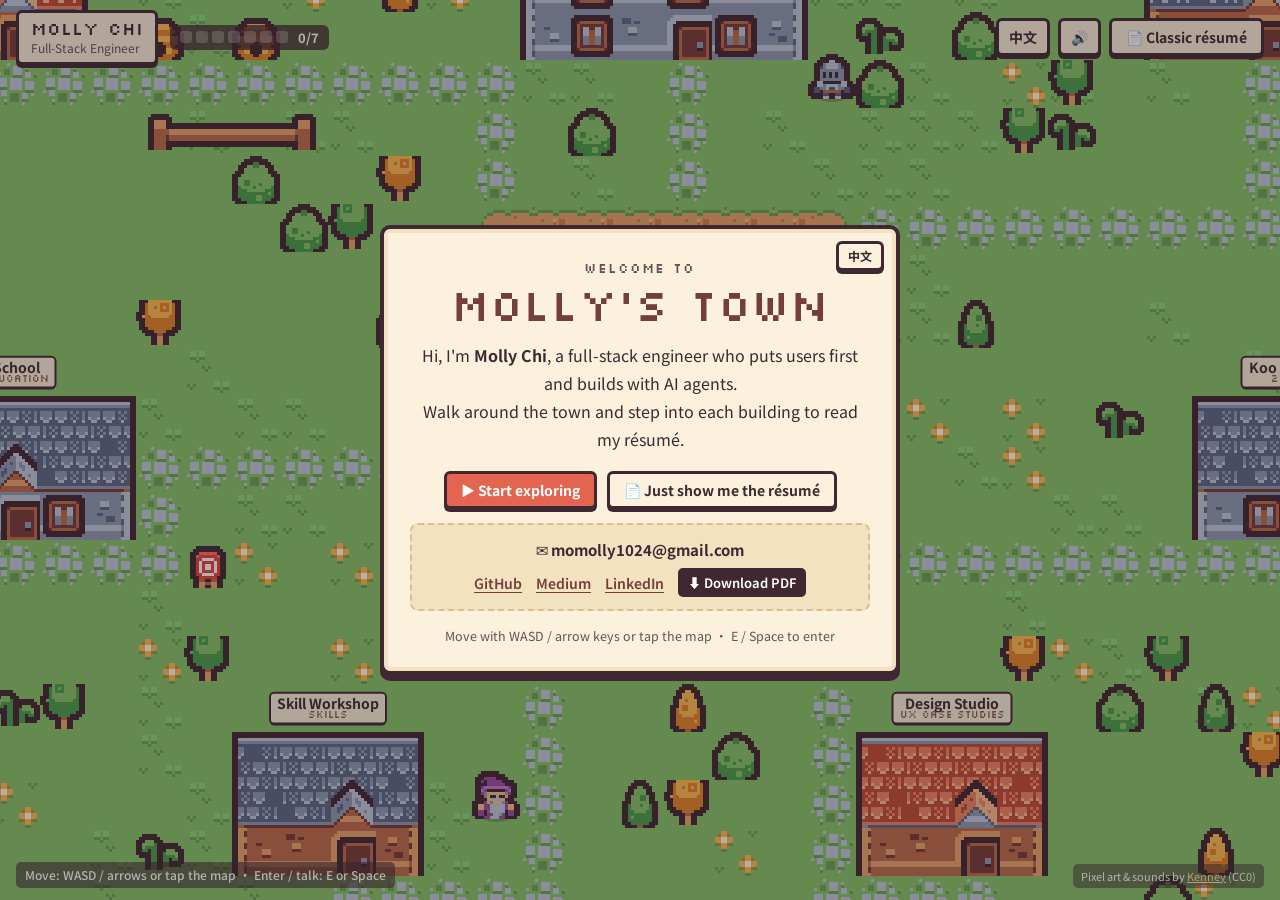
<file: index.html>
<!doctype html>
<html lang="zh-Hant">
<head>
  <meta charset="utf-8">
  <meta name="viewport" content="width=device-width, initial-scale=1, viewport-fit=cover">
  <title>Molly Chi · Full-Stack Engineer</title>
  <meta name="description" content="Molly Chi — UX-focused full-stack engineer (frontend-first) who builds faster with AI (Vue 3 / React / React Native). Explore my résumé as a pixel town, or download the one-page PDF.">
  <link rel="preconnect" href="https://fonts.googleapis.com">
  <link rel="preconnect" href="https://fonts.gstatic.com" crossorigin>
  <link href="https://fonts.googleapis.com/css2?family=Silkscreen:wght@400;700&family=Noto+Sans+TC:wght@400;500;700&display=swap" rel="stylesheet">
  <link rel="icon" href="data:image/svg+xml,<svg xmlns=%22http://www.w3.org/2000/svg%22 viewBox=%220 0 100 100%22><text y=%22.9em%22 font-size=%2290%22>🏡</text></svg>">
  <link rel="stylesheet" href="style.css?v=20261105a">
</head>
<body>
  <canvas id="game" aria-label="Pixel town map"></canvas>

  <header class="hud">
    <div class="hud-name"><strong>Molly Chi</strong><span data-t="hudTitle"></span></div>
    <div class="hud-progress" id="progress" aria-live="polite"></div>
    <div class="hud-actions">
      <button class="btn-icon" id="langBtn" data-t="langToggle"></button>
      <button class="btn-icon" id="muteBtn" aria-label="Sound">🔊</button>
      <a class="btn" id="classicBtn" data-t="classic" href="resume.html"></a>
    </div>
  </header>

  <div class="prompt" id="prompt" hidden></div>
  <div class="hint" id="hint" data-t="hint"></div>

  <div class="touch" id="touch" aria-hidden="true">
    <div class="dpad">
      <button data-dir="up">▲</button>
      <button data-dir="left">◀</button>
      <button data-dir="right">▶</button>
      <button data-dir="down">▼</button>
    </div>
    <button class="abtn" id="aBtn">A</button>
  </div>

  <div class="overlay" id="panelOverlay" hidden>
    <article class="panel" role="dialog" aria-modal="true" aria-labelledby="panelTitle">
      <button class="close" id="panelClose" aria-label="Close">✕</button>
      <div class="panel-body" id="panelBody"></div>
    </article>
  </div>

  <div class="overlay intro" id="intro">
    <div class="panel intro-card">
      <button class="btn-icon intro-lang" id="introLangBtn" data-t="langToggle"></button>
      <p class="eyebrow" data-t="eyebrow"></p>
      <h1>Molly's Town</h1>
      <p class="lead" data-t-html="introLead"></p>
      <div class="intro-actions">
        <button class="btn btn-primary" id="startBtn" data-t="start"></button>
        <a class="btn" id="introClassicBtn" data-t="justResume" href="resume.html"></a>
      </div>
      <div class="intro-contact" id="introContact"></div>
      <p class="small" data-t="introHelp"></p>
    </div>
  </div>

  <footer class="credit">Pixel art &amp; sounds by <a href="https://kenney.nl" target="_blank" rel="noopener">Kenney</a> (CC0)</footer>

  <noscript><p style="padding:2rem;font-family:sans-serif">This interactive résumé needs JavaScript. <a href="assets/Molly_Chi_Resume_EN.pdf">Download PDF (EN)</a> · <a href="assets/Molly_Chi_Resume_ZH.pdf">下載 PDF（中文）</a> · momolly1024@gmail.com</p></noscript>

  <script src="data.js?v=20261105a"></script>
  <script src="ux-cases.js?v=20261105a"></script>
  <script src="game.js?v=20261105a"></script>
</body>
</html>
</file>
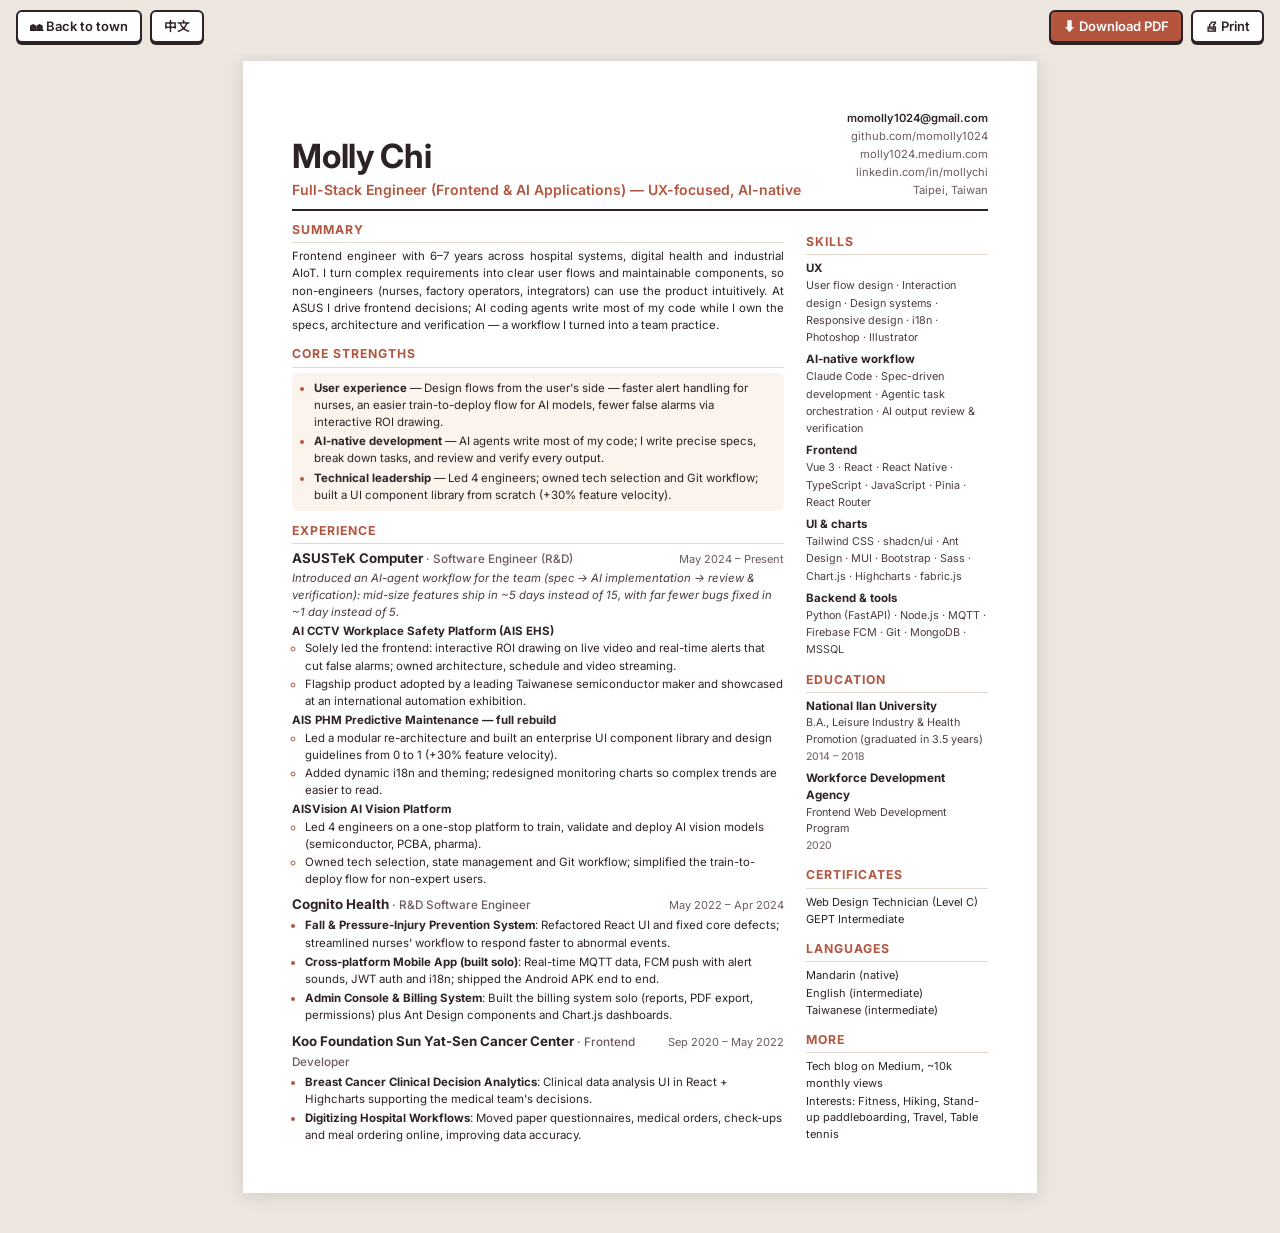
<file: resume.html>
<!doctype html>
<html lang="zh-Hant">
<head>
  <meta charset="utf-8">
  <meta name="viewport" content="width=device-width, initial-scale=1">
  <title>Molly Chi · Résumé</title>
  <link rel="icon" href="data:image/svg+xml,<svg xmlns=%22http://www.w3.org/2000/svg%22 viewBox=%220 0 100 100%22><text y=%22.9em%22 font-size=%2290%22>📄</text></svg>">
  <link rel="preconnect" href="https://fonts.googleapis.com">
  <link rel="preconnect" href="https://fonts.gstatic.com" crossorigin>
  <link href="https://fonts.googleapis.com/css2?family=Noto+Sans+TC:wght@400;500;700&family=Inter:wght@400;500;600;700&display=swap" rel="stylesheet">
  <style>
    :root {
      --ink: #2d2226; --soft: #6b5a60; --line: #e3d8cf; --accent: #b4553f; --tint: #fbf4ec;
      --font: "Inter", "Noto Sans TC", system-ui, -apple-system, "PingFang TC", sans-serif;
    }
    * { box-sizing: border-box; }
    html, body { margin: 0; }
    body { background: #ece6df; color: var(--ink); font-family: var(--font); -webkit-print-color-adjust: exact; print-color-adjust: exact; }
    a { color: inherit; text-decoration: none; }

    .toolbar {
      position: sticky; top: 0; z-index: 2;
      display: flex; flex-wrap: wrap; gap: 8px; align-items: center; justify-content: space-between;
      padding: 10px 16px; background: #ece6dfee; backdrop-filter: blur(4px);
    }
    .toolbar .group { display: flex; gap: 8px; flex-wrap: wrap; }
    .tb {
      font: 600 13px/1 var(--font); color: var(--ink); background: #fff;
      border: 2px solid var(--ink); border-radius: 6px; padding: 8px 12px; cursor: pointer;
      box-shadow: 0 2px 0 var(--ink); display: inline-flex; align-items: center; gap: 6px;
    }
    .tb.primary { background: var(--accent); color: #fff; }
    .tb:focus-visible { outline: 3px solid #4a90b8; outline-offset: 2px; }

    /* A4 sheet */
    .sheet {
      width: 210mm; min-height: 297mm; margin: 8px auto 40px; background: #fff;
      padding: 13mm 13mm 11mm; box-shadow: 0 2px 18px rgba(0,0,0,.12);
      font-size: 8.9pt; line-height: 1.5;
    }
    .sheet.en { font-size: 8.6pt; }
    header.top { display: flex; justify-content: space-between; align-items: flex-end; gap: 16px; padding-bottom: 9px; border-bottom: 2.5px solid var(--ink); }
    header.top h1 { font-size: 25pt; line-height: 1; margin: 0 0 5px; letter-spacing: -.01em; }
    header.top .headline { margin: 0; font-size: 10.5pt; font-weight: 600; color: var(--accent); }
    header.top .contact { text-align: right; font-size: 8.4pt; color: var(--soft); line-height: 1.6; }
    header.top .contact b { color: var(--ink); font-weight: 600; }

    .cols { display: grid; grid-template-columns: 1fr 48mm; gap: 6mm; margin-top: 10px; }
    h2 {
      font-size: 9.2pt; text-transform: uppercase; letter-spacing: .08em; color: var(--accent);
      margin: 11px 0 5px; padding-bottom: 3px; border-bottom: 1px solid var(--line);
    }
    .cols > div > h2:first-child { margin-top: 0; }
    p { margin: 0 0 4px; }
    .summary { text-align: justify; }

    .strengths { margin: 0; padding: 7px 10px 7px 22px; background: var(--tint); border-radius: 6px; }
    .strengths li { margin-bottom: 2px; }
    .strengths li:last-child { margin-bottom: 0; }
    .job { margin-bottom: 7px; }
    .job-head { display: flex; justify-content: space-between; align-items: baseline; gap: 8px; }
    .job-head h3 { font-size: 10pt; margin: 0; }
    .job-head h3 small { font-weight: 500; color: var(--soft); font-size: 8.8pt; }
    .job-head .period { font-size: 8.3pt; color: var(--soft); white-space: nowrap; }
    .job .lead { font-size: 8.5pt; color: #4a3c41; font-style: italic; margin: 1px 0 2px; }
    .projects { margin-top: 2px; }
    .projects > li { margin-bottom: 2px; }
    .projects > li.group { list-style: none; margin-left: -13px; }
    .projects > li.group > ul { margin-top: 0; }
    ul { margin: 1px 0 0; padding-left: 13px; }
    li { margin: 0 0 1px; }
    li::marker { color: var(--accent); }

    aside h2 { margin-top: 12px; }
    .skill { margin-bottom: 5px; }
    .skill b { display: block; font-size: 8.6pt; }
    .skill span { font-size: 8.1pt; color: #4a3c41; }
    .edu { margin-bottom: 5px; }
    .edu b { display: block; font-size: 8.7pt; }
    .edu span { display: block; font-size: 8.1pt; color: #4a3c41; }
    .edu small { color: var(--soft); font-size: 7.9pt; }
    .plain { list-style: none; padding: 0; margin: 0; font-size: 8.3pt; }
    .plain li { margin-bottom: 1px; }

    @media screen and (max-width: 860px) {
      .sheet { width: auto; min-height: 0; margin: 0 0 24px; padding: 20px 16px; font-size: 13.5px; box-shadow: none; }
      header.top { flex-direction: column; align-items: flex-start; }
      header.top .contact { text-align: left; }
      .cols { grid-template-columns: 1fr; }
      .skill span, .edu span, .plain, .job .lead { font-size: 12.5px; }
      .job-head { flex-wrap: wrap; }
    }
    @page { size: A4; margin: 0; }
    @media print {
      body { background: #fff; }
      .toolbar { display: none; }
      .sheet { margin: 0; box-shadow: none; width: 210mm; height: 297mm; overflow: hidden; }
    }
  </style>
</head>
<body>
  <nav class="toolbar">
    <div class="group">
      <a class="tb" href="index.html" id="backLink">🏘</a>
      <button class="tb" id="langBtn"></button>
    </div>
    <div class="group">
      <a class="tb primary" id="dlBtn" download></a>
      <button class="tb" onclick="window.print()" id="printBtn"></button>
    </div>
  </nav>
  <main class="sheet" id="sheet"></main>

  <script src="data.js?v=20261105a"></script>
  <script>
  (() => {
    const LABELS = {
      zh: { back: "🏘 回小鎮", print: "🖨 列印", dl: "⬇ 下載 PDF", other: "English", summary: "摘要", strengths: "核心強項", exp: "工作經歷", skills: "技能", edu: "學歷", certs: "證照", langs: "語言", more: "其他", interests: "興趣：", file: "assets/Molly_Chi_Resume_ZH.pdf" },
      en: { back: "🏘 Back to town", print: "🖨 Print", dl: "⬇ Download PDF", other: "中文", summary: "Summary", strengths: "Core strengths", exp: "Experience", skills: "Skills", edu: "Education", certs: "Certificates", langs: "Languages", more: "More", interests: "Interests: ", file: "assets/Molly_Chi_Resume_EN.pdf" },
    };
    const params = new URLSearchParams(location.search);
    let lang = params.get("lang");
    if (!LABELS[lang]) { try { lang = localStorage.getItem("town-lang"); } catch (e) {} }
    if (!LABELS[lang]) lang = ((navigator.languages && navigator.languages[0]) || navigator.language || "").toLowerCase().startsWith("zh") ? "zh" : "en";
    const esc = (s) => String(s).replace(/[&<>"']/g, (c) => ({ "&": "&amp;", "<": "&lt;", ">": "&gt;", '"': "&quot;", "'": "&#39;" }[c]));
    const bare = (u) => u.replace(/^https?:\/\/(www\.)?/, "").replace(/\/$/, "");

    function render() {
      const R = window.RESUME[lang], L = LABELS[lang];
      document.documentElement.lang = lang === "zh" ? "zh-Hant" : "en";
      document.getElementById("sheet").className = `sheet ${lang}`;
      document.title = `${R.name} · ${lang === "zh" ? "履歷" : "Résumé"}`;
      document.getElementById("backLink").textContent = L.back;
      document.getElementById("backLink").href = `index.html?lang=${lang}`;
      document.getElementById("langBtn").textContent = L.other;
      document.getElementById("printBtn").textContent = L.print;
      const dl = document.getElementById("dlBtn");
      dl.textContent = L.dl; dl.href = L.file; dl.setAttribute("download", L.file.split("/").pop());

      // one-point projects collapse into a single bullet to keep the page to one sheet
      const proj = (p) => {
        const t = p.url ? `<a href="${esc(p.url)}">${esc(p.title)}</a>` : esc(p.title);
        return p.points.length === 1
          ? `<li><b>${t}</b>${lang === "zh" ? "：" : ": "}${esc(p.points[0])}</li>`
          : `<li class="group"><b>${t}</b><ul>${p.points.map((x) => `<li>${esc(x)}</li>`).join("")}</ul></li>`;
      };
      const job = (j) => `<div class="job">
        <div class="job-head"><h3>${esc(j.company)} <small>· ${esc(j.role)}</small></h3><span class="period">${esc(j.period)}</span></div>
        ${j.lead ? `<p class="lead">${esc(j.lead)}</p>` : ""}
        <ul class="projects">${j.projects.map(proj).join("")}</ul>
      </div>`;

      document.getElementById("sheet").innerHTML = `
        <header class="top">
          <div><h1>${esc(R.name)}</h1><p class="headline">${esc(R.title)} — ${esc(R.headline)}</p></div>
          <div class="contact">
            <b><a href="mailto:${esc(R.email)}">${esc(R.email)}</a></b><br>
            ${R.links.map((l) => `<a href="${esc(l.url)}">${esc(bare(l.url))}</a>`).join("<br>")}<br>
            ${esc(R.location)}
          </div>
        </header>
        <div class="cols">
          <div>
            <h2>${L.summary}</h2><p class="summary">${esc(R.summary)}</p>
            <h2>${L.strengths}</h2>
            <ul class="strengths">${R.strengths.map((s) => `<li><b>${esc(s.title)}</b>${lang === "zh" ? "：" : " — "}${esc(s.text)}</li>`).join("")}</ul>
            <h2>${L.exp}</h2>${R.jobs.map(job).join("")}
          </div>
          <aside>
            <h2>${L.skills}</h2>${R.skills.map((g) => `<div class="skill"><b>${esc(g.group)}</b><span>${g.list.map(esc).join(" · ")}</span></div>`).join("")}
            <h2>${L.edu}</h2>${R.education.map((e) => `<div class="edu"><b>${esc(e.school)}</b><span>${esc(e.program)}</span><small>${esc(e.period)}</small></div>`).join("")}
            <h2>${L.certs}</h2><ul class="plain">${R.certs.map((c) => `<li>${esc(c)}</li>`).join("")}</ul>
            <h2>${L.langs}</h2><ul class="plain">${R.languages.map((c) => `<li>${esc(c)}</li>`).join("")}</ul>
            <h2>${L.more}</h2><ul class="plain"><li>${esc(R.extra)}</li><li>${L.interests}${R.interests.map(esc).join(lang === "zh" ? "、" : ", ")}</li></ul>
          </aside>
        </div>`;
    }
    document.getElementById("langBtn").addEventListener("click", () => {
      lang = lang === "zh" ? "en" : "zh";
      try { localStorage.setItem("town-lang", lang); } catch (e) {}
      history.replaceState(null, "", `?lang=${lang}`);
      render();
    });
    render();
  })();
  </script>
</body>
</html>
</file>
<file: style.css>
:root {
  --ink: #3f2832;
  --ink-soft: #6b4f57;
  --paper: #fbf1dc;
  --paper-2: #f3e2c0;
  --wood: #b86f50;
  --wood-dark: #743f39;
  --grass: #8fc65a;
  --accent: #e4654f;
  --sky: #4a90b8;
  --pixel: "Silkscreen", "Noto Sans TC", system-ui, sans-serif;
  --body: "Noto Sans TC", system-ui, -apple-system, "PingFang TC", sans-serif;
  --gutter: 16px;
}

* { box-sizing: border-box; }
html, body { margin: 0; height: 100%; }
body {
  background: #6aa84f;
  color: var(--ink);
  font-family: var(--body);
  overflow: hidden;
  -webkit-tap-highlight-color: transparent;
}

#game {
  position: fixed; inset: 0;
  width: 100vw; height: 100vh; height: 100dvh;
  display: block;
  image-rendering: pixelated;
  touch-action: none;
  cursor: pointer;
}

/* ---------- buttons ---------- */
.btn, .btn-icon {
  font: 700 14px/1 var(--body);
  color: var(--ink);
  background: var(--paper);
  border: 3px solid var(--ink);
  border-radius: 6px;
  padding: 9px 14px;
  box-shadow: 0 3px 0 var(--ink);
  cursor: pointer;
  white-space: nowrap;
}
.btn:hover, .btn-icon:hover { background: #fff8e8; }
.btn:active, .btn-icon:active { transform: translateY(3px); box-shadow: 0 0 0 var(--ink); }
.btn:focus-visible, .btn-icon:focus-visible, .close:focus-visible { outline: 3px solid var(--sky); outline-offset: 2px; }
.btn-primary { background: var(--accent); color: #fff; }
.btn-primary:hover { background: #ef7863; }
.btn-icon { padding: 8px 10px; }

/* ---------- HUD ---------- */
.hud {
  position: fixed; top: 0; left: 0; right: 0;
  display: flex; align-items: center; gap: 12px;
  padding: max(10px, env(safe-area-inset-top)) var(--gutter) 10px;
  pointer-events: none;
  z-index: 5;
}
.hud > * { pointer-events: auto; }
.hud-name {
  display: flex; flex-direction: column;
  background: var(--paper); border: 3px solid var(--ink); border-radius: 6px;
  padding: 6px 12px; box-shadow: 0 3px 0 var(--ink);
}
.hud-name strong { font: 400 18px/1.1 var(--pixel); }
.hud-name span { font-size: 12px; color: var(--ink-soft); }
.hud-progress {
  display: flex; gap: 4px; align-items: center;
  background: rgba(63, 40, 50, .78); color: #fff;
  border-radius: 6px; padding: 6px 10px;
  font: 700 13px/1 var(--body);
}
.hud-progress .dot { width: 12px; height: 12px; border-radius: 3px; background: rgba(255,255,255,.25); }
.hud-progress .dot.on { background: #ffd35c; }
.hud-progress .label { margin-left: 6px; }
.hud-actions { margin-left: auto; display: flex; gap: 8px; }

.prompt {
  position: fixed; left: 50%; bottom: 72px; transform: translateX(-50%);
  background: var(--ink); color: #fff;
  font: 500 15px/1.3 var(--body);
  padding: 8px 14px; border-radius: 6px; z-index: 4;
  pointer-events: none; text-align: center; max-width: calc(100vw - 32px);
}
.prompt kbd {
  display: inline-block; background: var(--paper); color: var(--ink);
  border-radius: 4px; padding: 1px 6px; margin: 0 2px; font: inherit;
}
.hint {
  position: fixed; left: var(--gutter); bottom: 12px; z-index: 3;
  font: 500 12px/1.3 var(--body); color: #fff;
  background: rgba(63, 40, 50, .6); padding: 5px 9px; border-radius: 5px;
  transition: opacity .6s;
}
.hint.fade { opacity: 0; }
.credit {
  position: fixed; right: var(--gutter); bottom: 12px; z-index: 3;
  font-size: 11px; color: #fff; background: rgba(63, 40, 50, .5);
  padding: 4px 8px; border-radius: 5px;
}
.credit a { color: #ffe9a8; }

/* ---------- touch controls ---------- */
.touch { display: none; }
@media (pointer: coarse) {
  .touch { display: block; }
  .hint, .credit { display: none; }
  .dpad {
    position: fixed; left: var(--gutter); bottom: calc(18px + env(safe-area-inset-bottom));
    width: 138px; height: 138px; z-index: 4;
    display: grid; grid-template: repeat(3, 1fr) / repeat(3, 1fr);
  }
  .dpad button, .abtn {
    background: rgba(251, 241, 220, .85); color: var(--ink);
    border: 3px solid var(--ink); border-radius: 8px; font-size: 16px;
    touch-action: none; user-select: none; -webkit-user-select: none;
  }
  .dpad button.held, .abtn.held { background: #ffd35c; }
  .dpad [data-dir=up] { grid-area: 1 / 2; }
  .dpad [data-dir=left] { grid-area: 2 / 1; }
  .dpad [data-dir=right] { grid-area: 2 / 3; }
  .dpad [data-dir=down] { grid-area: 3 / 2; }
  .abtn {
    position: fixed; right: var(--gutter); bottom: calc(40px + env(safe-area-inset-bottom));
    width: 64px; height: 64px; border-radius: 50%; z-index: 4;
    font: 400 22px/1 var(--pixel);
  }
  .prompt { bottom: calc(170px + env(safe-area-inset-bottom)); }
}

/* ---------- overlays & panel ---------- */
.overlay {
  position: fixed; inset: 0; z-index: 10;
  display: flex; align-items: center; justify-content: center;
  padding: var(--gutter);
  background: rgba(40, 26, 32, .45);
}
.overlay[hidden] { display: none; }
.panel {
  position: relative;
  width: min(720px, 100%); max-height: calc(100dvh - 32px);
  overflow: auto;
  background: var(--paper);
  border: 4px solid var(--ink); border-radius: 10px;
  box-shadow: 0 6px 0 var(--ink), inset 0 0 0 4px var(--paper-2);
  padding: 28px 28px 24px;
  animation: pop .18s ease-out;
}
@keyframes pop { from { transform: scale(.94); opacity: 0; } }
.close {
  position: sticky; float: right; top: 0; margin: -12px -12px 0 8px;
  width: 36px; height: 36px; border-radius: 6px;
  border: 3px solid var(--ink); background: var(--paper-2); color: var(--ink);
  font: 400 16px/1 var(--pixel); cursor: pointer; z-index: 1;
}
.panel h2 { font: 700 26px/1.25 var(--body); margin: 0 0 2px; }
.panel .sub { margin: 0 0 18px; color: var(--ink-soft); font-size: 14px; }
.panel .sub b { color: var(--wood-dark); }
.panel h3 { font: 700 17px/1.35 var(--body); margin: 20px 0 6px; }
.panel h3 a { color: inherit; text-decoration-color: var(--wood); text-underline-offset: 3px; }
.panel p { margin: 0 0 10px; line-height: 1.75; font-size: 15px; }
.panel ul { margin: 6px 0 10px; padding-left: 1.2em; line-height: 1.7; font-size: 15px; }
.panel li::marker { color: var(--wood); }
.card {
  background: #fff9ec; border: 2px solid #e2c99c; border-radius: 8px;
  padding: 14px 16px; margin: 12px 0;
}
.card h3 { margin-top: 0; }
.chips { display: flex; flex-wrap: wrap; gap: 6px; margin: 8px 0 2px; padding: 0; list-style: none; }
.chips li {
  font-size: 12.5px; line-height: 1; padding: 6px 9px;
  background: var(--paper-2); border-radius: 999px; border: 1.5px solid #d9bf8f;
}
.chips.strong li { background: var(--ink); color: #fff; border-color: var(--ink); }
.links { display: flex; flex-wrap: wrap; gap: 8px; margin-top: 8px; }
.links a { text-decoration: none; }
.timeline { list-style: none; padding: 0; margin: 8px 0; }
.timeline li { display: grid; grid-template-columns: 56px 1fr; gap: 10px; padding: 6px 0; border-bottom: 1px dashed #dcc39a; }
.timeline b { font-family: var(--pixel); color: var(--wood-dark); }
.panel-foot { margin-top: 18px; display: flex; flex-wrap: wrap; gap: 8px; justify-content: space-between; align-items: center; font-size: 13px; color: var(--ink-soft); }

/* ---------- intro ---------- */
.intro { background: rgba(40, 26, 32, .35); }
.intro-card { text-align: center; width: min(520px, 100%); padding: 32px 26px 24px; }
.intro-card .eyebrow { font: 400 14px/1 var(--pixel); color: var(--ink-soft); margin: 0 0 6px; letter-spacing: .08em; }
.intro-card h1 { font: 400 44px/1.05 var(--pixel); margin: 0 0 14px; color: var(--wood-dark); }
.intro-card .lead { font-size: 16px; }
.intro-actions { display: flex; gap: 10px; justify-content: center; flex-wrap: wrap; margin: 18px 0 14px; }
.intro-card .small { font-size: 12.5px; color: var(--ink-soft); margin: 0; }

@media (max-width: 640px) {
  .hud { flex-wrap: wrap; gap: 8px; }
  .hud-name strong { font-size: 16px; }
  .hud-progress { order: 3; }
  .btn { font-size: 13px; padding: 8px 10px; }
  .panel { padding: 22px 18px 18px; }
  .panel h2 { font-size: 22px; }
  .intro-card h1 { font-size: 36px; }
  .timeline li { grid-template-columns: 48px 1fr; }
}

@media (prefers-reduced-motion: reduce) {
  .panel { animation: none; }
}

/* ---------- speech bubble ---------- */
.bubble {
  position: fixed; z-index: 6; transform: translate(-50%, -100%);
  width: max-content; max-width: min(280px, calc(100vw - 32px));
  background: #fff; color: var(--ink);
  border: 3px solid var(--ink); border-radius: 10px;
  padding: 10px 30px 10px 12px; font-size: 14.5px; line-height: 1.6;
  box-shadow: 0 3px 0 var(--ink); cursor: pointer;
}
.bubble[hidden] { display: none; }
.bubble::after {
  content: ""; position: absolute; left: 50%; bottom: -11px; margin-left: -8px;
  border: 8px solid transparent; border-top-color: var(--ink); border-bottom: 0;
}
.bubble .more { position: absolute; right: 10px; bottom: 8px; font-size: 11px; color: var(--wood); animation: blink 1s steps(2) infinite; }
@keyframes blink { 50% { opacity: .2; } }
.panel .chips { padding-left: 0; }

/* ---------- intro contact & language ---------- */
.intro-card { position: relative; }
.intro-lang { position: absolute; top: 12px; right: 12px; font-size: 12px; padding: 6px 9px; }
a.btn { display: inline-flex; align-items: center; text-decoration: none; }
.intro-contact {
  margin: 4px 0 14px; padding: 12px 14px; background: var(--paper-2);
  border: 2px dashed #d9bf8f; border-radius: 8px;
}
.contact-mail { display: inline-block; font-weight: 700; color: var(--ink); font-size: 15px; text-decoration: none; margin-bottom: 8px; word-break: break-all; }
.contact-mail:hover { text-decoration: underline; }
.contact-row { display: flex; flex-wrap: wrap; gap: 6px 14px; justify-content: center; align-items: center; font-size: 14px; }
.contact-row a { color: var(--wood-dark); font-weight: 600; text-underline-offset: 3px; }
.contact-row a.dl {
  background: var(--ink); color: #fff; text-decoration: none; border-radius: 5px; padding: 5px 10px; font-size: 13px;
}
.lead-note { background: #fff4d6; border-left: 4px solid #e4a72b; padding: 8px 12px; border-radius: 4px; }

/* ---------- case study ---------- */
.figure { display: grid; grid-template-columns: 1fr 1fr; gap: 12px; margin: 14px 0 6px; }
.figure figure { margin: 0; }
.figure svg { display: block; width: 100%; height: auto; border-radius: 6px; border: 2px solid var(--ink); }
.figure figcaption { font-size: 13px; margin-top: 6px; color: var(--ink-soft); line-height: 1.4; }
.decision h3 { display: flex; gap: 8px; align-items: center; }
.decision .num {
  flex: none; width: 24px; height: 24px; border-radius: 50%; background: var(--accent); color: #fff;
  font: 700 13px/24px var(--body); text-align: center;
}
.decision p { margin-bottom: 4px; }
.decision .why { color: var(--ink-soft); }
.flow { list-style: none; padding: 0; margin: 8px 0 12px; display: flex; flex-wrap: wrap; gap: 6px; counter-reset: step; }
.flow li {
  counter-increment: step; background: var(--paper-2); border: 1.5px solid #d9bf8f; border-radius: 999px;
  padding: 5px 12px 5px 6px; font-size: 13.5px; display: flex; align-items: center; gap: 6px;
}
.flow li::before {
  content: counter(step); width: 20px; height: 20px; border-radius: 50%; background: var(--ink); color: #fff;
  font-size: 11px; display: grid; place-items: center;
}
@media (max-width: 520px) { .figure { grid-template-columns: 1fr; } }

/* ---------- UX case collection ---------- */
.eyebrow-sm { font: 600 12px/1 var(--body); letter-spacing: .06em; color: var(--ink-soft); margin: 0 0 8px; text-transform: uppercase; }
.case-tabs { list-style: none; padding: 0; margin: 0 0 16px; display: flex; flex-wrap: wrap; gap: 6px; }
.case-tabs button {
  font: 500 12.5px/1.3 var(--body); color: var(--ink); background: var(--paper-2);
  border: 1.5px solid #d9bf8f; border-radius: 999px; padding: 6px 10px; cursor: pointer; text-align: left;
}
.case-tabs button.on { background: var(--ink); color: #fff; border-color: var(--ink); }
.case-tabs button:focus-visible { outline: 3px solid var(--sky); outline-offset: 2px; }
.figure.text { grid-template-columns: 1fr 1fr; }
.ba { border-radius: 8px; padding: 12px 14px; font-size: 14px; line-height: 1.55; border: 2px solid; }
.ba b { margin-right: 6px; }
.ba.before { background: #fdecea; border-color: #e4a39a; }
.ba.after { background: #eef7e6; border-color: #a9d38a; }
.next-case { text-align: right; margin-top: 14px; }
</file>
